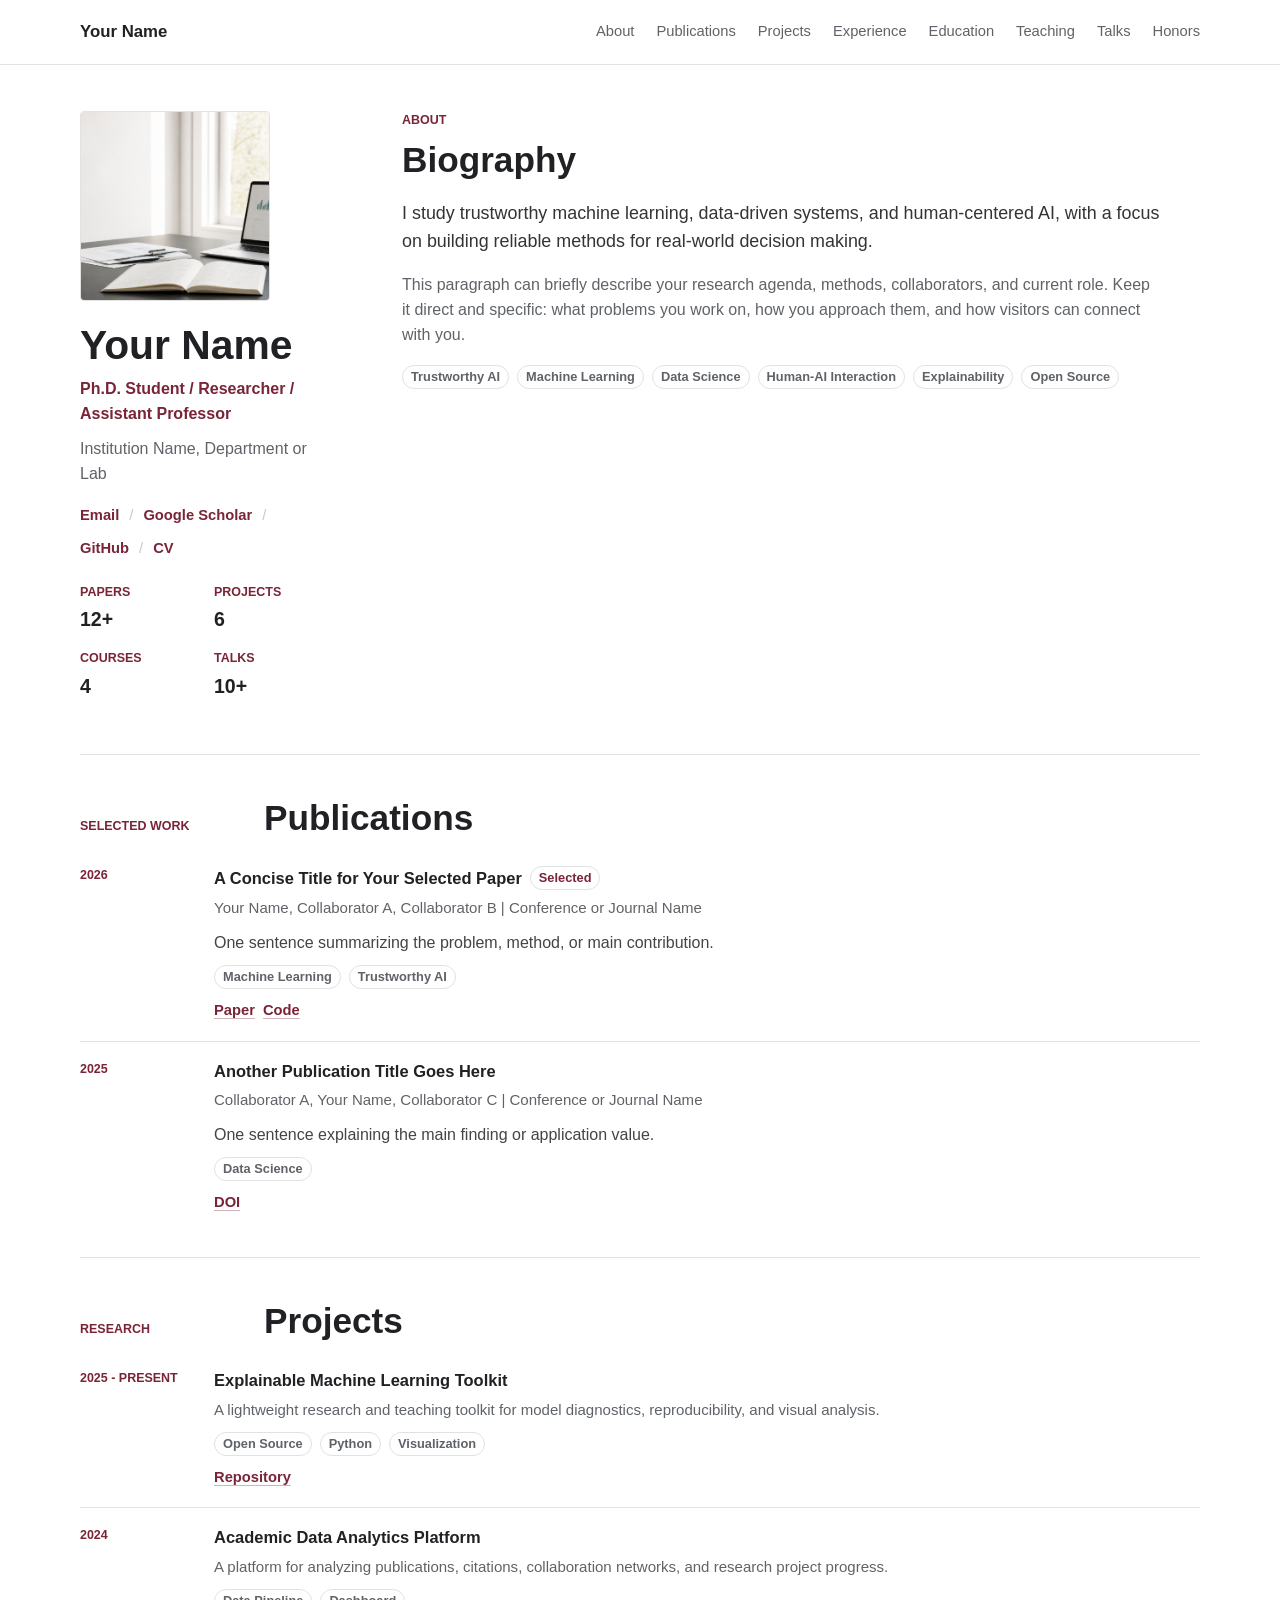
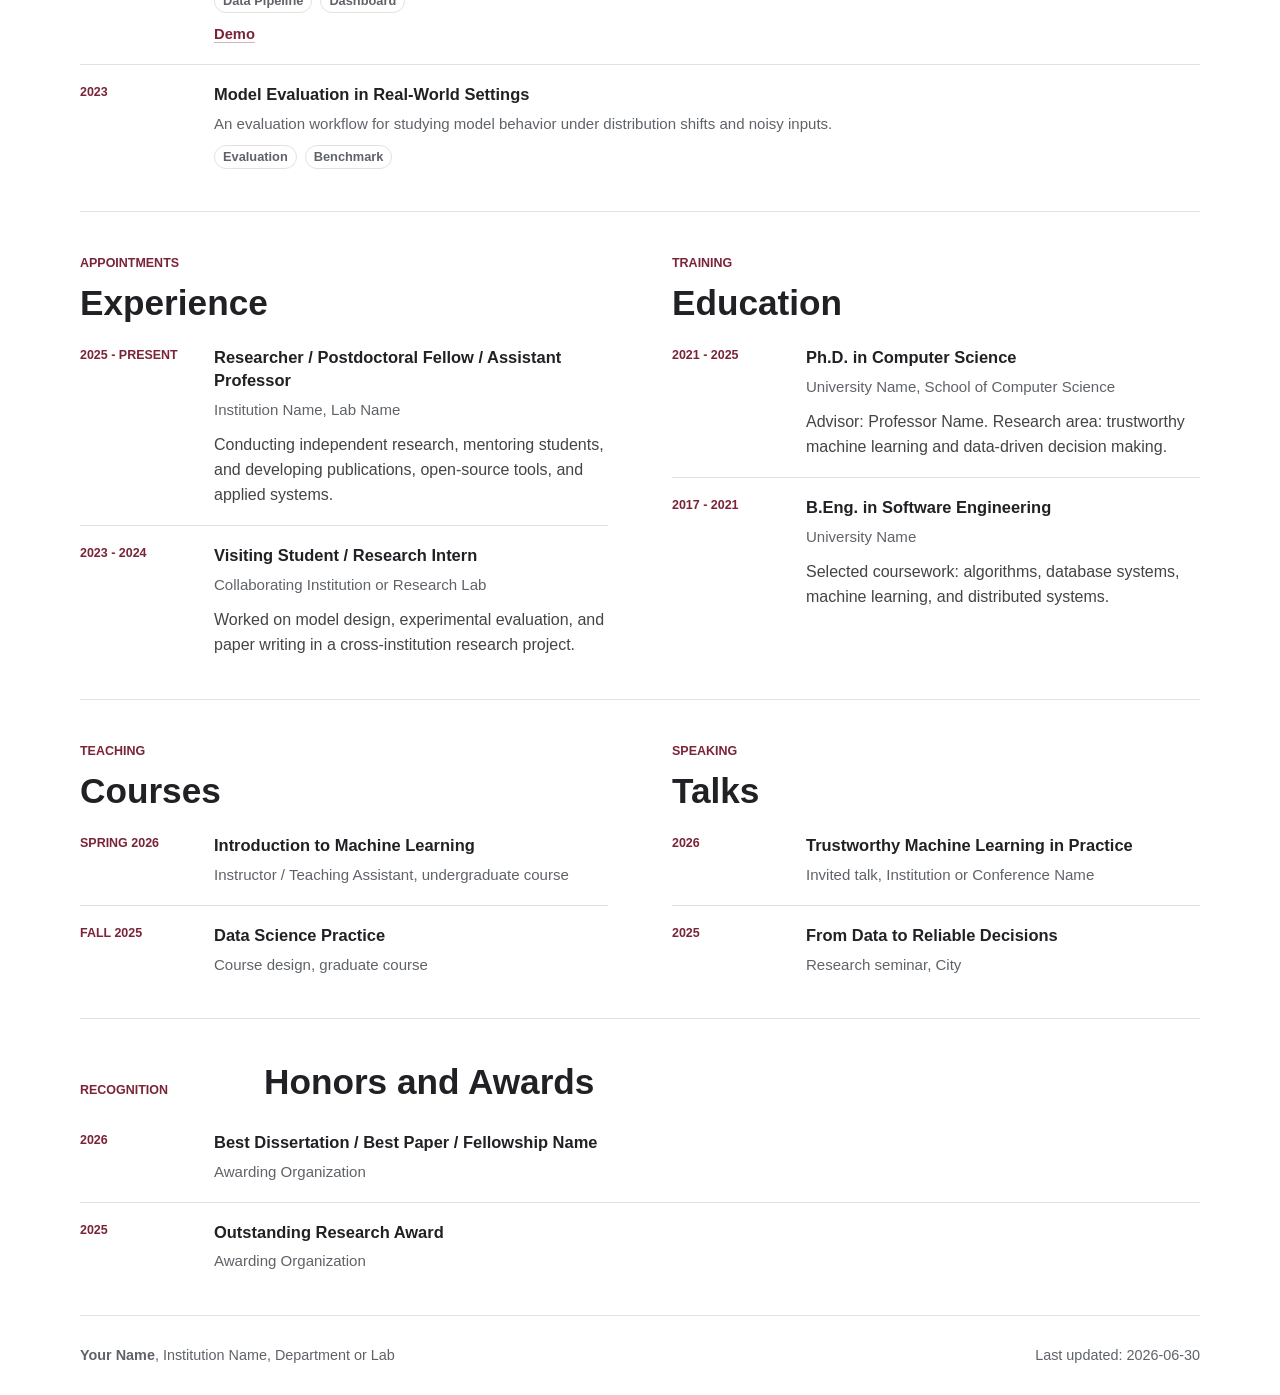
<file: index.html>
<!doctype html>
<html lang="en">
  <head>
    <meta charset="utf-8" />
    <meta name="viewport" content="width=device-width, initial-scale=1" />
    <title>Your Name | Academic Homepage</title>
    <meta
      name="description"
      content="Academic homepage with biography, education, experience, publications, projects, teaching, talks, and honors."
    />
    <meta name="theme-color" content="#ffffff" />
    <link rel="preload" as="image" href="assets/hero-academic.png" />
    <link rel="stylesheet" href="assets/styles.css" />
    <script src="https://identity.netlify.com/v1/netlify-identity-widget.js"></script>
    <script src="assets/app.js" defer></script>
  </head>
  <body>
    <header class="site-header" data-header>
      <div class="header-inner">
        <a class="brand" href="#top" aria-label="Back to top" data-owner-short-name>Your Name</a>

        <nav class="main-nav" data-nav aria-label="Primary navigation">
          <a href="#about">About</a>
          <a href="#publications">Publications</a>
          <a href="#projects">Projects</a>
          <a href="#experience">Experience</a>
          <a href="#education">Education</a>
          <a href="#teaching">Teaching</a>
          <a href="#talks">Talks</a>
          <a href="#awards">Honors</a>
        </nav>

        <button class="nav-toggle" type="button" data-nav-toggle aria-label="Open navigation" aria-expanded="false">
          <span></span>
          <span></span>
        </button>
      </div>
    </header>

    <main class="site-main" id="top">
      <section class="intro" id="about" aria-labelledby="page-title">
        <aside class="profile">
          <img class="profile-photo" src="assets/hero-academic.png" alt="" data-profile-image />
          <h1 id="page-title" data-owner-name>Your Name</h1>
          <p class="profile-title" data-owner-title>Position or Role</p>
          <p class="profile-affiliation" data-owner-affiliation>Institution / Department</p>
          <div class="profile-links" data-owner-links></div>
          <dl class="profile-stats" data-stats></dl>
        </aside>

        <article class="bio">
          <p class="eyebrow">About</p>
          <h2 data-about-title>Biography</h2>
          <p class="lead" data-owner-summary>
            A brief research-focused introduction goes here.
          </p>
          <p data-about-intro></p>
          <div class="interest-list" data-interests></div>
        </article>
      </section>

      <section class="section" id="publications" aria-labelledby="publications-title">
        <div class="section-heading">
          <p class="eyebrow">Selected Work</p>
          <h2 id="publications-title">Publications</h2>
        </div>
        <div class="publication-list" data-section="publications"></div>
      </section>

      <section class="section" id="projects" aria-labelledby="projects-title">
        <div class="section-heading">
          <p class="eyebrow">Research</p>
          <h2 id="projects-title">Projects</h2>
        </div>
        <div class="project-list" data-section="projects"></div>
      </section>

      <section class="section two-column" aria-label="Experience and education">
        <div id="experience">
          <div class="section-heading compact">
            <p class="eyebrow">Appointments</p>
            <h2>Experience</h2>
          </div>
          <div class="timeline" data-section="experience"></div>
        </div>

        <div id="education">
          <div class="section-heading compact">
            <p class="eyebrow">Training</p>
            <h2>Education</h2>
          </div>
          <div class="timeline" data-section="education"></div>
        </div>
      </section>

      <section class="section two-column" aria-label="Teaching and talks">
        <div id="teaching">
          <div class="section-heading compact">
            <p class="eyebrow">Teaching</p>
            <h2>Courses</h2>
          </div>
          <div class="compact-list" data-section="courses"></div>
        </div>

        <div id="talks">
          <div class="section-heading compact">
            <p class="eyebrow">Speaking</p>
            <h2>Talks</h2>
          </div>
          <div class="compact-list" data-section="talks"></div>
        </div>
      </section>

      <section class="section" id="awards" aria-labelledby="awards-title">
        <div class="section-heading">
          <p class="eyebrow">Recognition</p>
          <h2 id="awards-title">Honors and Awards</h2>
        </div>
        <div class="award-list" data-section="awards"></div>
      </section>
    </main>

    <footer class="site-footer">
      <span><strong data-footer-name>Your Name</strong>, <span data-footer-affiliation>Institution / Department</span></span>
      <span data-footer-updated>Last updated: 2026-06-30</span>
    </footer>
    <script>
      if (window.netlifyIdentity) {
        window.netlifyIdentity.on("init", function (user) {
          if (!user) {
            window.netlifyIdentity.on("login", function () {
              document.location.href = "/admin/";
            });
          }
        });
      }
    </script>
  </body>
</html>
</file>
<file: assets/styles.css>
:root {
  --accent: #7a2438;
  --accent-dark: #541828;
  --ink: #202124;
  --muted: #5f6368;
  --light: #f7f7f7;
  --line: #e2e2e2;
  --paper: #ffffff;
  --max-width: 1120px;
  --header-height: 64px;
}

* {
  box-sizing: border-box;
}

html {
  scroll-behavior: smooth;
}

body {
  margin: 0;
  color: var(--ink);
  background: var(--paper);
  font-family:
    -apple-system, BlinkMacSystemFont, "Segoe UI", Roboto, "Helvetica Neue",
    Arial, sans-serif;
  line-height: 1.58;
  -webkit-font-smoothing: antialiased;
  text-rendering: optimizeLegibility;
}

img {
  display: block;
  max-width: 100%;
}

a {
  color: var(--accent);
  text-decoration-color: rgba(122, 36, 56, 0.35);
  text-underline-offset: 0.18em;
}

a:hover {
  color: var(--accent-dark);
}

.site-header {
  position: sticky;
  top: 0;
  z-index: 20;
  background: rgba(255, 255, 255, 0.96);
  border-bottom: 1px solid var(--line);
  backdrop-filter: blur(12px);
}

.header-inner {
  display: flex;
  align-items: center;
  justify-content: space-between;
  gap: 24px;
  width: min(var(--max-width), calc(100% - 40px));
  min-height: var(--header-height);
  margin: 0 auto;
}

.brand {
  color: var(--ink);
  font-size: 1.05rem;
  font-weight: 700;
  text-decoration: none;
  white-space: nowrap;
}

.main-nav {
  display: flex;
  align-items: center;
  gap: clamp(12px, 1.8vw, 22px);
  color: var(--muted);
  font-size: 0.92rem;
}

.main-nav a {
  color: inherit;
  text-decoration: none;
  white-space: nowrap;
}

.main-nav a:hover {
  color: var(--accent);
}

.nav-toggle {
  display: none;
  width: 40px;
  aspect-ratio: 1;
  border: 1px solid var(--line);
  border-radius: 4px;
  background: var(--paper);
  color: var(--ink);
}

.nav-toggle span {
  display: block;
  width: 17px;
  height: 2px;
  margin: 5px auto;
  background: currentColor;
}

.site-main,
.site-footer {
  width: min(var(--max-width), calc(100% - 40px));
  margin: 0 auto;
}

.intro {
  display: grid;
  grid-template-columns: 250px minmax(0, 1fr);
  gap: clamp(34px, 6vw, 72px);
  align-items: start;
  padding: 46px 0 52px;
}

.profile {
  position: sticky;
  top: calc(var(--header-height) + 24px);
}

.profile-photo {
  width: 190px;
  aspect-ratio: 1;
  object-fit: cover;
  object-position: center;
  border-radius: 4px;
  border: 1px solid var(--line);
}

.profile h1 {
  margin: 22px 0 0;
  font-size: clamp(1.85rem, 3.6vw, 2.55rem);
  line-height: 1.08;
  letter-spacing: 0;
}

.profile-title,
.profile-affiliation {
  margin: 9px 0 0;
  color: var(--muted);
}

.profile-title {
  color: var(--accent);
  font-weight: 650;
}

.profile-links {
  display: flex;
  flex-wrap: wrap;
  gap: 10px;
  margin-top: 18px;
}

.profile-link,
.text-link {
  color: var(--accent);
  font-size: 0.92rem;
  font-weight: 650;
}

.profile-link {
  text-decoration: none;
}

.profile-link::after {
  content: "/";
  margin-left: 10px;
  color: #c8c8c8;
  font-weight: 400;
}

.profile-link:last-child::after {
  content: "";
  margin: 0;
}

.profile-stats {
  display: grid;
  grid-template-columns: repeat(2, minmax(0, 1fr));
  gap: 14px 18px;
  margin: 22px 0 0;
}

.profile-stats dt,
.eyebrow,
.item-period,
.publication-year {
  color: var(--accent);
  font-size: 0.78rem;
  font-weight: 700;
  letter-spacing: 0;
  text-transform: uppercase;
}

.profile-stats dd {
  margin: 2px 0 0;
  font-size: 1.22rem;
  font-weight: 700;
}

.bio {
  max-width: 760px;
}

.eyebrow {
  margin: 0 0 8px;
}

.bio h2,
.section-heading h2 {
  margin: 0;
  font-size: clamp(1.5rem, 3vw, 2.2rem);
  line-height: 1.2;
  letter-spacing: 0;
}

.lead {
  margin: 18px 0 0;
  color: #343434;
  font-size: clamp(1.04rem, 1.4vw, 1.18rem);
}

.bio p:not(.eyebrow):not(.lead) {
  margin: 16px 0 0;
  color: var(--muted);
}

.interest-list,
.tag-row,
.link-row {
  display: flex;
  flex-wrap: wrap;
  gap: 8px;
}

.interest-list {
  margin-top: 18px;
}

.pill,
.tag,
.badge {
  display: inline-flex;
  align-items: center;
  min-height: 24px;
  padding: 0 8px;
  border: 1px solid var(--line);
  border-radius: 999px;
  color: var(--muted);
  background: var(--paper);
  font-size: 0.8rem;
  font-weight: 600;
}

.badge {
  color: var(--accent);
}

.section {
  padding: 42px 0;
  border-top: 1px solid var(--line);
}

.section-heading {
  display: grid;
  grid-template-columns: 160px minmax(0, 1fr);
  align-items: baseline;
  gap: 24px;
  margin-bottom: 22px;
}

.section-heading.compact {
  grid-template-columns: 1fr;
  gap: 0;
}

.publication-list,
.project-list,
.timeline,
.compact-list,
.award-list {
  display: grid;
  gap: 18px;
}

.publication-item,
.project-item,
.timeline-item,
.compact-item,
.award-item {
  display: grid;
  grid-template-columns: 110px minmax(0, 1fr);
  gap: 24px;
  padding-bottom: 18px;
  border-bottom: 1px solid var(--line);
}

.publication-item:last-child,
.project-item:last-child,
.timeline-item:last-child,
.compact-item:last-child,
.award-item:last-child {
  border-bottom: 0;
  padding-bottom: 0;
}

.publication-title,
.project-item h3,
.timeline-item h3,
.compact-item h3,
.award-item h3 {
  margin: 0;
  font-size: 1.03rem;
  line-height: 1.38;
}

.publication-topline {
  display: flex;
  flex-wrap: wrap;
  gap: 8px;
  align-items: center;
}

.publication-meta,
.project-description,
.item-meta,
.compact-meta,
.award-meta {
  margin: 6px 0 0;
  color: var(--muted);
  font-size: 0.94rem;
}

.publication-description,
.item-description {
  margin: 10px 0 0;
  color: #444444;
}

.tag-row,
.link-row {
  margin-top: 10px;
}

.two-column {
  display: grid;
  grid-template-columns: minmax(0, 1fr) minmax(0, 1fr);
  gap: clamp(34px, 6vw, 64px);
}

.empty-state {
  margin: 0;
  color: var(--muted);
}

.site-footer {
  display: flex;
  flex-wrap: wrap;
  justify-content: space-between;
  gap: 12px;
  padding: 28px 0;
  border-top: 1px solid var(--line);
  color: var(--muted);
  font-size: 0.9rem;
}

@media (max-width: 900px) {
  .main-nav {
    position: fixed;
    top: var(--header-height);
    right: 20px;
    left: 20px;
    display: none;
    grid-template-columns: repeat(2, minmax(0, 1fr));
    gap: 0;
    padding: 12px;
    border: 1px solid var(--line);
    border-radius: 4px;
    background: var(--paper);
    box-shadow: 0 14px 34px rgba(32, 33, 36, 0.12);
  }

  .main-nav.is-open {
    display: grid;
  }

  .main-nav a {
    padding: 10px;
  }

  .nav-toggle {
    display: block;
  }

  .intro,
  .section-heading,
  .two-column,
  .publication-item,
  .project-item,
  .timeline-item,
  .compact-item,
  .award-item {
    grid-template-columns: 1fr;
  }

  .profile {
    position: static;
  }

  .profile-photo {
    width: 160px;
  }
}

@media (max-width: 540px) {
  :root {
    --header-height: 58px;
  }

  .header-inner,
  .site-main,
  .site-footer {
    width: min(100% - 32px, var(--max-width));
  }

  .brand {
    max-width: 54vw;
    overflow: hidden;
    text-overflow: ellipsis;
  }

  .intro {
    padding: 32px 0 38px;
  }

  .profile-photo {
    width: 132px;
  }

  .section {
    padding: 34px 0;
  }
}

@media (prefers-reduced-motion: reduce) {
  html {
    scroll-behavior: auto;
  }
}
</file>
